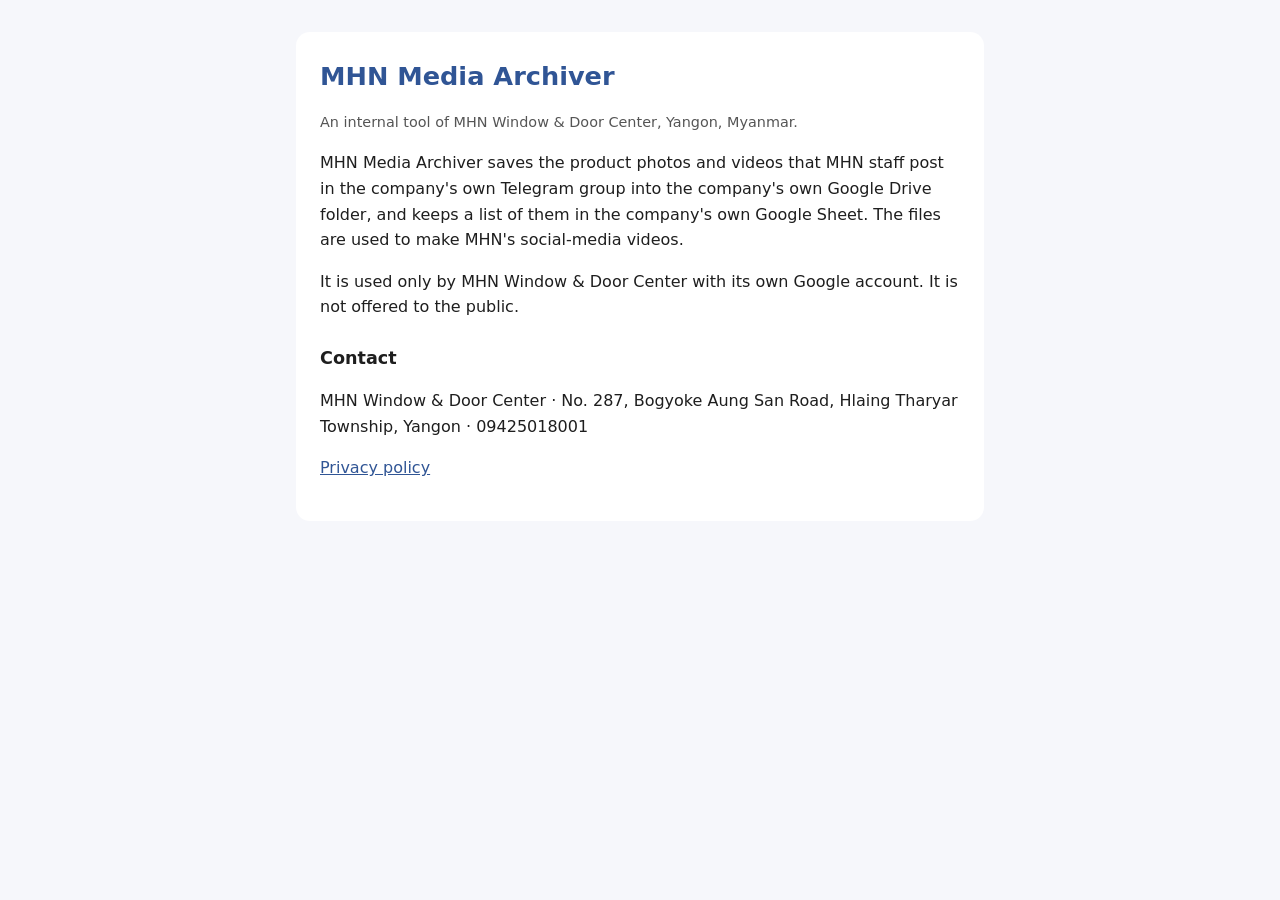
<file: docs/index.html>
<!doctype html>
<html lang="en"><head><meta charset="utf-8"><meta name="viewport" content="width=device-width,initial-scale=1">
<title>MHN Media Archiver</title><link rel="stylesheet" href="style.css"></head>
<body><main><div class="card">
<h1>MHN Media Archiver</h1>
<p class="muted">An internal tool of MHN Window &amp; Door Center, Yangon, Myanmar.</p>
<p>MHN Media Archiver saves the product photos and videos that MHN staff post in the company's own Telegram group into the company's own Google Drive folder, and keeps a list of them in the company's own Google Sheet. The files are used to make MHN's social-media videos.</p>
<p>It is used only by MHN Window &amp; Door Center with its own Google account. It is not offered to the public.</p>
<h2>Contact</h2>
<p>MHN Window &amp; Door Center · No. 287, Bogyoke Aung San Road, Hlaing Tharyar Township, Yangon · 09425018001</p>
<p><a href="privacy.html">Privacy policy</a></p>
</div></main></body></html>
</file>
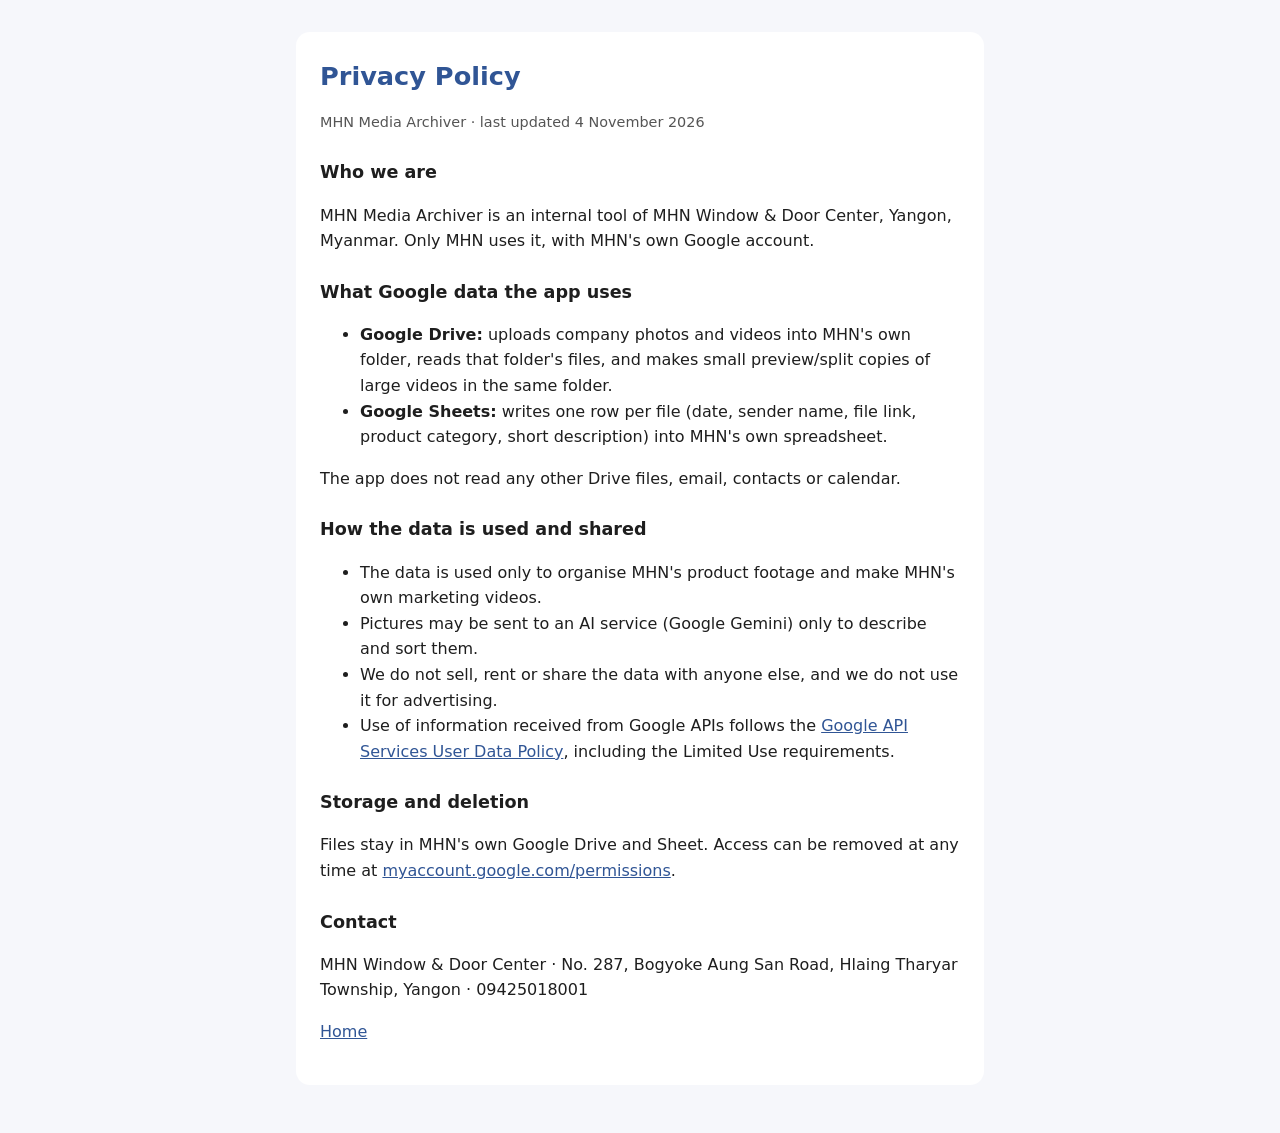
<file: docs/privacy.html>
<!doctype html>
<html lang="en"><head><meta charset="utf-8"><meta name="viewport" content="width=device-width,initial-scale=1">
<title>Archiver Privacy Policy</title><link rel="stylesheet" href="style.css"></head>
<body><main><div class="card">
<h1>Privacy Policy</h1>
<p class="muted">MHN Media Archiver · last updated 4 November 2026</p>
<h2>Who we are</h2>
<p>MHN Media Archiver is an internal tool of MHN Window &amp; Door Center, Yangon, Myanmar. Only MHN uses it, with MHN's own Google account.</p>
<h2>What Google data the app uses</h2>
<ul>
<li><b>Google Drive:</b> uploads company photos and videos into MHN's own folder, reads that folder's files, and makes small preview/split copies of large videos in the same folder.</li>
<li><b>Google Sheets:</b> writes one row per file (date, sender name, file link, product category, short description) into MHN's own spreadsheet.</li>
</ul>
<p>The app does not read any other Drive files, email, contacts or calendar.</p>
<h2>How the data is used and shared</h2>
<ul>
<li>The data is used only to organise MHN's product footage and make MHN's own marketing videos.</li>
<li>Pictures may be sent to an AI service (Google Gemini) only to describe and sort them.</li>
<li>We do not sell, rent or share the data with anyone else, and we do not use it for advertising.</li>
<li>Use of information received from Google APIs follows the <a href="https://developers.google.com/terms/api-services-user-data-policy">Google API Services User Data Policy</a>, including the Limited Use requirements.</li>
</ul>
<h2>Storage and deletion</h2>
<p>Files stay in MHN's own Google Drive and Sheet. Access can be removed at any time at <a href="https://myaccount.google.com/permissions">myaccount.google.com/permissions</a>.</p>
<h2>Contact</h2>
<p>MHN Window &amp; Door Center · No. 287, Bogyoke Aung San Road, Hlaing Tharyar Township, Yangon · 09425018001</p>
<p><a href="index.html">Home</a></p>
</div></main></body></html>
</file>
<file: docs/style.css>
:root{--bg:#f6f7fb;--fg:#1e1e1e;--muted:#555;--accent:#305595;--card:#fff}
@media (prefers-color-scheme:dark){:root{--bg:#14161c;--fg:#eceef3;--muted:#a7acb8;--accent:#8fb0ec;--card:#1d2029}}
*{box-sizing:border-box}body{margin:0;background:var(--bg);color:var(--fg);font:16px/1.6 system-ui,-apple-system,"Segoe UI",Roboto,"Noto Sans Myanmar",sans-serif}
main{max-width:720px;margin:0 auto;padding:32px 16px 48px}.card{background:var(--card);border-radius:14px;padding:24px}
h1{font-size:1.6rem;margin:0 0 4px;color:var(--accent)}h2{font-size:1.1rem;margin:24px 0 6px}p,li{color:var(--fg)}.muted{color:var(--muted);font-size:.9rem}a{color:var(--accent)}
</file>
